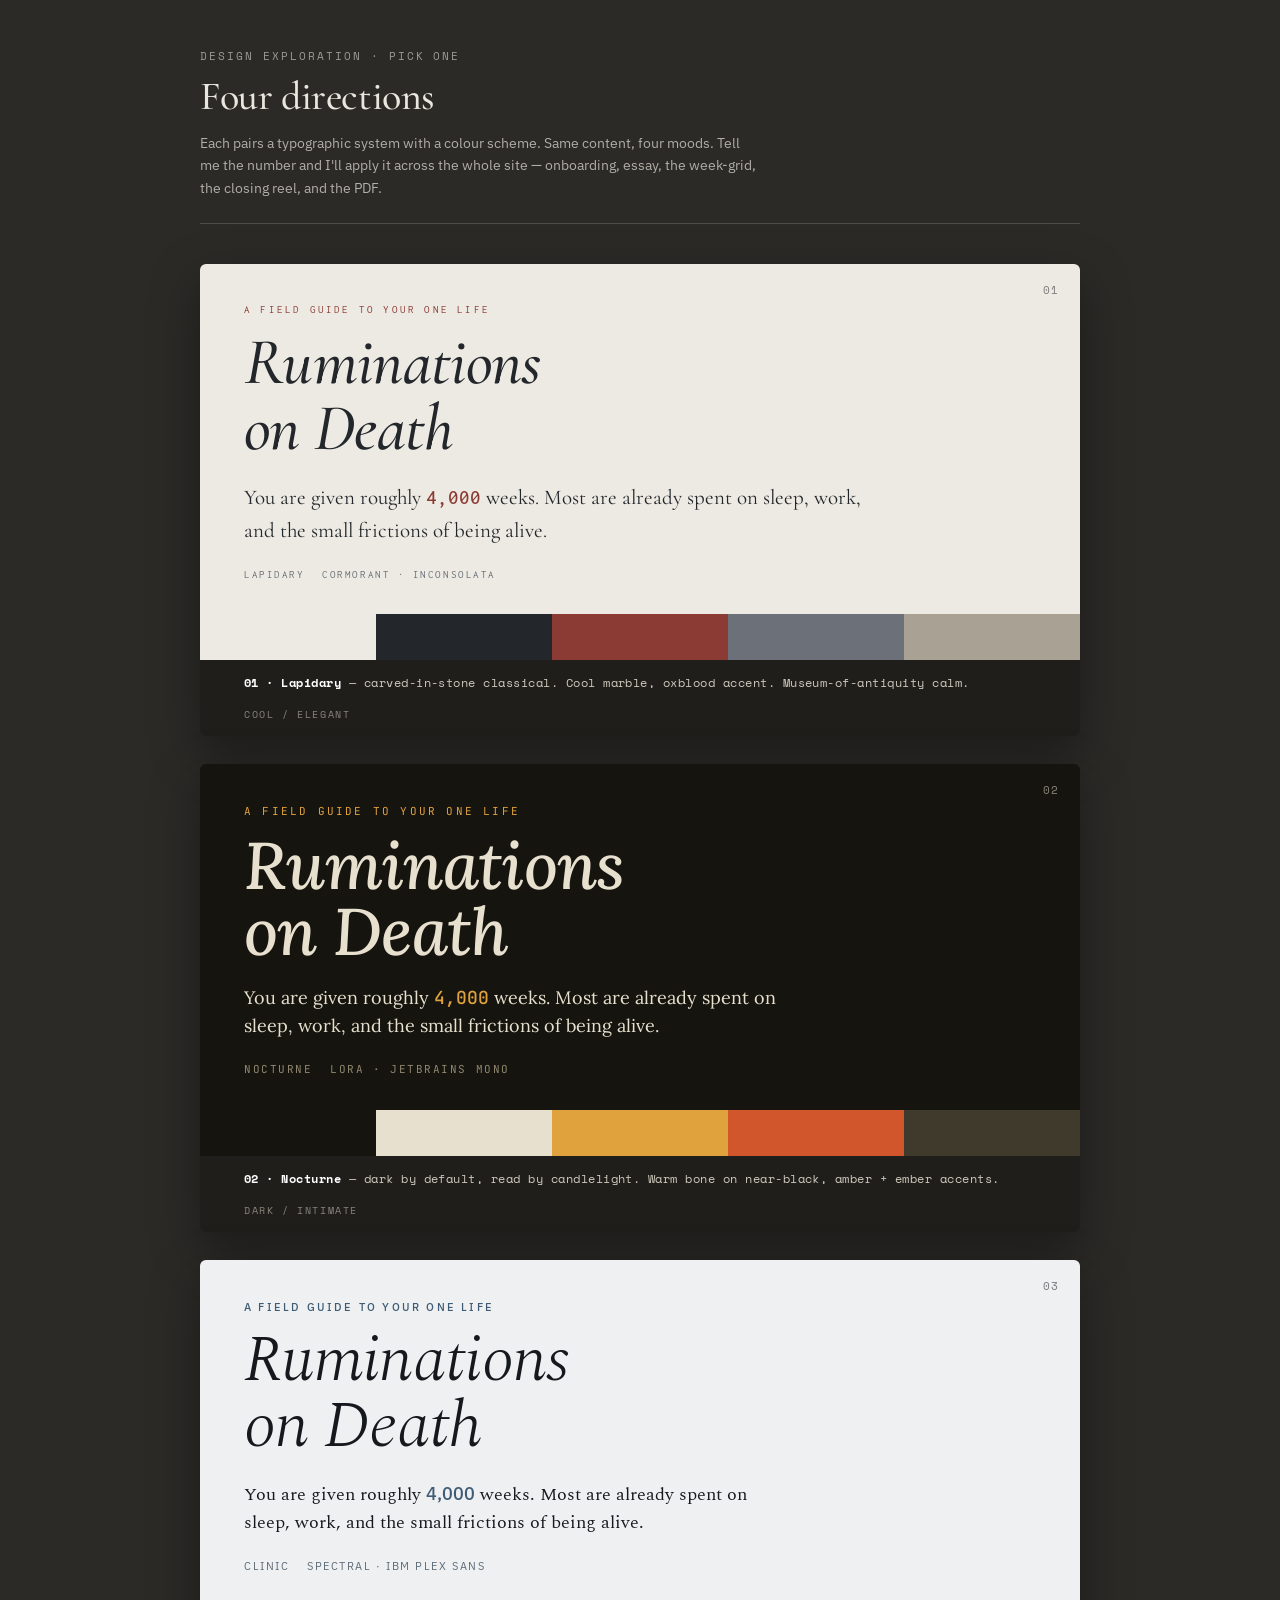
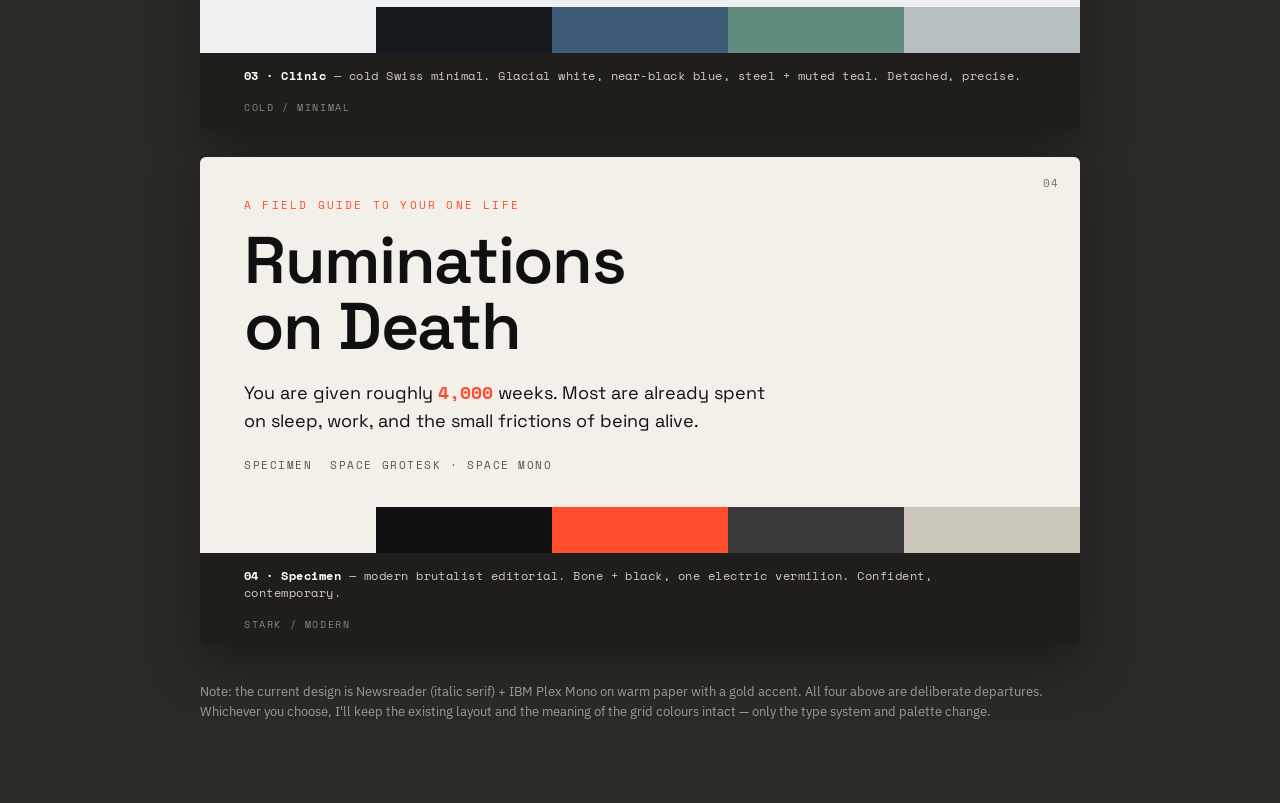
<file: design-directions.html>
<!doctype html>
<html lang="en">
<head>
<meta charset="utf-8"/>
<meta name="viewport" content="width=device-width, initial-scale=1"/>
<title>Design Directions — Ruminations on Death</title>
<link rel="preconnect" href="https://fonts.googleapis.com"/>
<link rel="preconnect" href="https://fonts.gstatic.com" crossorigin/>
<link href="https://fonts.googleapis.com/css2?family=Cormorant+Garamond:ital,wght@0,400;0,500;1,400;1,500&family=Inconsolata:wght@400;500&family=Lora:ital,wght@0,400;0,500;1,400;1,500&family=JetBrains+Mono:wght@400;500&family=Spectral:ital,wght@0,300;0,400;1,400&family=IBM+Plex+Sans:wght@400;500&family=Space+Grotesk:wght@400;500;600&family=Space+Mono:wght@400;700&display=swap" rel="stylesheet"/>
<style>
  * { box-sizing: border-box; margin: 0; padding: 0; }
  body {
    background: #2b2a27;
    font-family: "IBM Plex Sans", system-ui, sans-serif;
    color: #e9e6dd;
    padding: 48px 24px 80px;
    -webkit-font-smoothing: antialiased;
  }
  .head {
    max-width: 880px;
    margin: 0 auto 40px;
    border-bottom: 1px solid rgba(255,255,255,0.16);
    padding-bottom: 24px;
  }
  .head .k {
    font-family: "Space Mono", monospace;
    font-size: 11px;
    letter-spacing: 0.18em;
    text-transform: uppercase;
    opacity: 0.6;
  }
  .head h1 {
    font-family: "Cormorant Garamond", serif;
    font-weight: 500;
    font-size: 40px;
    margin-top: 8px;
    letter-spacing: -0.01em;
  }
  .head p { max-width: 560px; margin-top: 12px; font-size: 14px; line-height: 1.6; opacity: 0.7; }

  .grid {
    max-width: 880px;
    margin: 0 auto;
    display: grid;
    gap: 28px;
  }

  .card {
    border-radius: 6px;
    overflow: hidden;
    box-shadow: 0 18px 50px rgba(0,0,0,0.35);
    position: relative;
  }
  .specimen { padding: 40px 44px 34px; min-height: 280px; position: relative; }
  .badge {
    position: absolute;
    top: 18px; right: 20px;
    font-family: "Space Mono", monospace;
    font-size: 11px;
    letter-spacing: 0.14em;
    opacity: 0.55;
  }
  .opt-eyebrow {
    font-size: 11px;
    letter-spacing: 0.2em;
    text-transform: uppercase;
  }
  .opt-title {
    font-size: clamp(40px, 6.5vw, 66px);
    line-height: 1.0;
    margin: 14px 0 20px;
    letter-spacing: -0.01em;
  }
  .opt-body { font-size: 18px; line-height: 1.55; max-width: 30em; }
  .opt-body .num { font-weight: 500; }
  .opt-meta {
    margin-top: 22px;
    font-size: 11px;
    letter-spacing: 0.14em;
    text-transform: uppercase;
    display: flex;
    gap: 18px;
    flex-wrap: wrap;
  }

  .swatches { display: flex; }
  .sw { flex: 1; height: 46px; }

  .meta-bar {
    padding: 14px 44px;
    font-family: "Space Mono", monospace;
    font-size: 12px;
    letter-spacing: 0.04em;
    display: flex;
    justify-content: space-between;
    align-items: center;
    gap: 16px;
    color: #cfcabd;
    background: #1f1e1b;
    flex-wrap: wrap;
  }
  .meta-bar b { color: #fff; font-weight: 700; }
  .meta-bar .tag {
    font-size: 10px;
    letter-spacing: 0.16em;
    text-transform: uppercase;
    opacity: 0.6;
  }

  /* ---- Option 1 · Lapidary ---- */
  .o1 .specimen { background: #ECEAE2; color: #23262B; }
  .o1 .badge { color: #23262B; }
  .o1 .opt-eyebrow { font-family: "Inconsolata", monospace; color: #8C3B34; }
  .o1 .opt-title { font-family: "Cormorant Garamond", serif; font-style: italic; font-weight: 500; }
  .o1 .opt-body { font-family: "Cormorant Garamond", serif; font-size: 21px; }
  .o1 .opt-body .num { font-family: "Inconsolata", monospace; font-weight: 500; color: #8C3B34; }
  .o1 .opt-meta { font-family: "Inconsolata", monospace; color: #6B7079; }

  /* ---- Option 2 · Nocturne ---- */
  .o2 .specimen { background: #16140F; color: #E8E0CE; }
  .o2 .opt-eyebrow { font-family: "JetBrains Mono", monospace; color: #E0A23D; }
  .o2 .opt-title { font-family: "Lora", serif; font-style: italic; font-weight: 500; }
  .o2 .opt-body { font-family: "Lora", serif; }
  .o2 .opt-body .num { font-family: "JetBrains Mono", monospace; color: #E0A23D; }
  .o2 .opt-meta { font-family: "JetBrains Mono", monospace; color: #8f876f; }

  /* ---- Option 3 · Clinic ---- */
  .o3 .specimen { background: #EEF0F1; color: #15191E; }
  .o3 .badge { color: #15191E; }
  .o3 .opt-eyebrow { font-family: "IBM Plex Sans", sans-serif; font-weight: 500; color: #3E5C76; }
  .o3 .opt-title { font-family: "Spectral", serif; font-weight: 300; font-style: italic; }
  .o3 .opt-body { font-family: "Spectral", serif; }
  .o3 .opt-body .num { font-family: "IBM Plex Sans", sans-serif; font-weight: 500; color: #3E5C76; }
  .o3 .opt-meta { font-family: "IBM Plex Sans", sans-serif; color: #5d6b78; }

  /* ---- Option 4 · Specimen ---- */
  .o4 .specimen { background: #F2F0E9; color: #101010; }
  .o4 .badge { color: #101010; }
  .o4 .opt-eyebrow { font-family: "Space Mono", monospace; color: #FF4D2E; }
  .o4 .opt-title { font-family: "Space Grotesk", sans-serif; font-weight: 600; letter-spacing: -0.02em; }
  .o4 .opt-body { font-family: "Space Grotesk", sans-serif; font-weight: 400; }
  .o4 .opt-body .num { font-family: "Space Mono", monospace; font-weight: 700; color: #FF4D2E; }
  .o4 .opt-meta { font-family: "Space Mono", monospace; color: #555; }

  .note { max-width: 880px; margin: 36px auto 0; font-size: 13px; line-height: 1.6; opacity: 0.6; }
</style>
</head>
<body>
  <div class="head">
    <div class="k">Design exploration · pick one</div>
    <h1>Four directions</h1>
    <p>Each pairs a typographic system with a colour scheme. Same content, four moods. Tell me the number and I'll apply it across the whole site — onboarding, essay, the week-grid, the closing reel, and the PDF.</p>
  </div>

  <div class="grid">

    <!-- 1 -->
    <div class="card o1">
      <div class="specimen">
        <div class="badge">01</div>
        <div class="opt-eyebrow">A field guide to your one life</div>
        <div class="opt-title">Ruminations<br/>on Death</div>
        <div class="opt-body">You are given roughly <span class="num">4,000</span> weeks. Most are already spent on sleep, work, and the small frictions of being alive.</div>
        <div class="opt-meta"><span>Lapidary</span><span>Cormorant · Inconsolata</span></div>
      </div>
      <div class="swatches">
        <div class="sw" style="background:#ECEAE2"></div>
        <div class="sw" style="background:#23262B"></div>
        <div class="sw" style="background:#8C3B34"></div>
        <div class="sw" style="background:#6B7079"></div>
        <div class="sw" style="background:#A9A294"></div>
      </div>
      <div class="meta-bar">
        <span><b>01 · Lapidary</b> — carved-in-stone classical. Cool marble, oxblood accent. Museum-of-antiquity calm.</span>
        <span class="tag">Cool / Elegant</span>
      </div>
    </div>

    <!-- 2 -->
    <div class="card o2">
      <div class="specimen">
        <div class="badge">02</div>
        <div class="opt-eyebrow">A field guide to your one life</div>
        <div class="opt-title">Ruminations<br/>on Death</div>
        <div class="opt-body">You are given roughly <span class="num">4,000</span> weeks. Most are already spent on sleep, work, and the small frictions of being alive.</div>
        <div class="opt-meta"><span>Nocturne</span><span>Lora · JetBrains Mono</span></div>
      </div>
      <div class="swatches">
        <div class="sw" style="background:#16140F"></div>
        <div class="sw" style="background:#E8E0CE"></div>
        <div class="sw" style="background:#E0A23D"></div>
        <div class="sw" style="background:#D2562B"></div>
        <div class="sw" style="background:#3f3a2c"></div>
      </div>
      <div class="meta-bar">
        <span><b>02 · Nocturne</b> — dark by default, read by candlelight. Warm bone on near-black, amber + ember accents.</span>
        <span class="tag">Dark / Intimate</span>
      </div>
    </div>

    <!-- 3 -->
    <div class="card o3">
      <div class="specimen">
        <div class="badge">03</div>
        <div class="opt-eyebrow">A field guide to your one life</div>
        <div class="opt-title">Ruminations<br/>on Death</div>
        <div class="opt-body">You are given roughly <span class="num">4,000</span> weeks. Most are already spent on sleep, work, and the small frictions of being alive.</div>
        <div class="opt-meta"><span>Clinic</span><span>Spectral · IBM Plex Sans</span></div>
      </div>
      <div class="swatches">
        <div class="sw" style="background:#EEF0F1"></div>
        <div class="sw" style="background:#15191E"></div>
        <div class="sw" style="background:#3E5C76"></div>
        <div class="sw" style="background:#5E8B7E"></div>
        <div class="sw" style="background:#B6BEC2"></div>
      </div>
      <div class="meta-bar">
        <span><b>03 · Clinic</b> — cold Swiss minimal. Glacial white, near-black blue, steel + muted teal. Detached, precise.</span>
        <span class="tag">Cold / Minimal</span>
      </div>
    </div>

    <!-- 4 -->
    <div class="card o4">
      <div class="specimen">
        <div class="badge">04</div>
        <div class="opt-eyebrow">A field guide to your one life</div>
        <div class="opt-title">Ruminations<br/>on Death</div>
        <div class="opt-body">You are given roughly <span class="num">4,000</span> weeks. Most are already spent on sleep, work, and the small frictions of being alive.</div>
        <div class="opt-meta"><span>Specimen</span><span>Space Grotesk · Space Mono</span></div>
      </div>
      <div class="swatches">
        <div class="sw" style="background:#F2F0E9"></div>
        <div class="sw" style="background:#101010"></div>
        <div class="sw" style="background:#FF4D2E"></div>
        <div class="sw" style="background:#3A3A3A"></div>
        <div class="sw" style="background:#C9C5B8"></div>
      </div>
      <div class="meta-bar">
        <span><b>04 · Specimen</b> — modern brutalist editorial. Bone + black, one electric vermilion. Confident, contemporary.</span>
        <span class="tag">Stark / Modern</span>
      </div>
    </div>

  </div>

  <p class="note">Note: the current design is Newsreader (italic serif) + IBM Plex Mono on warm paper with a gold accent. All four above are deliberate departures. Whichever you choose, I'll keep the existing layout and the meaning of the grid colours intact — only the type system and palette change.</p>
</body>
</html>
</file>
